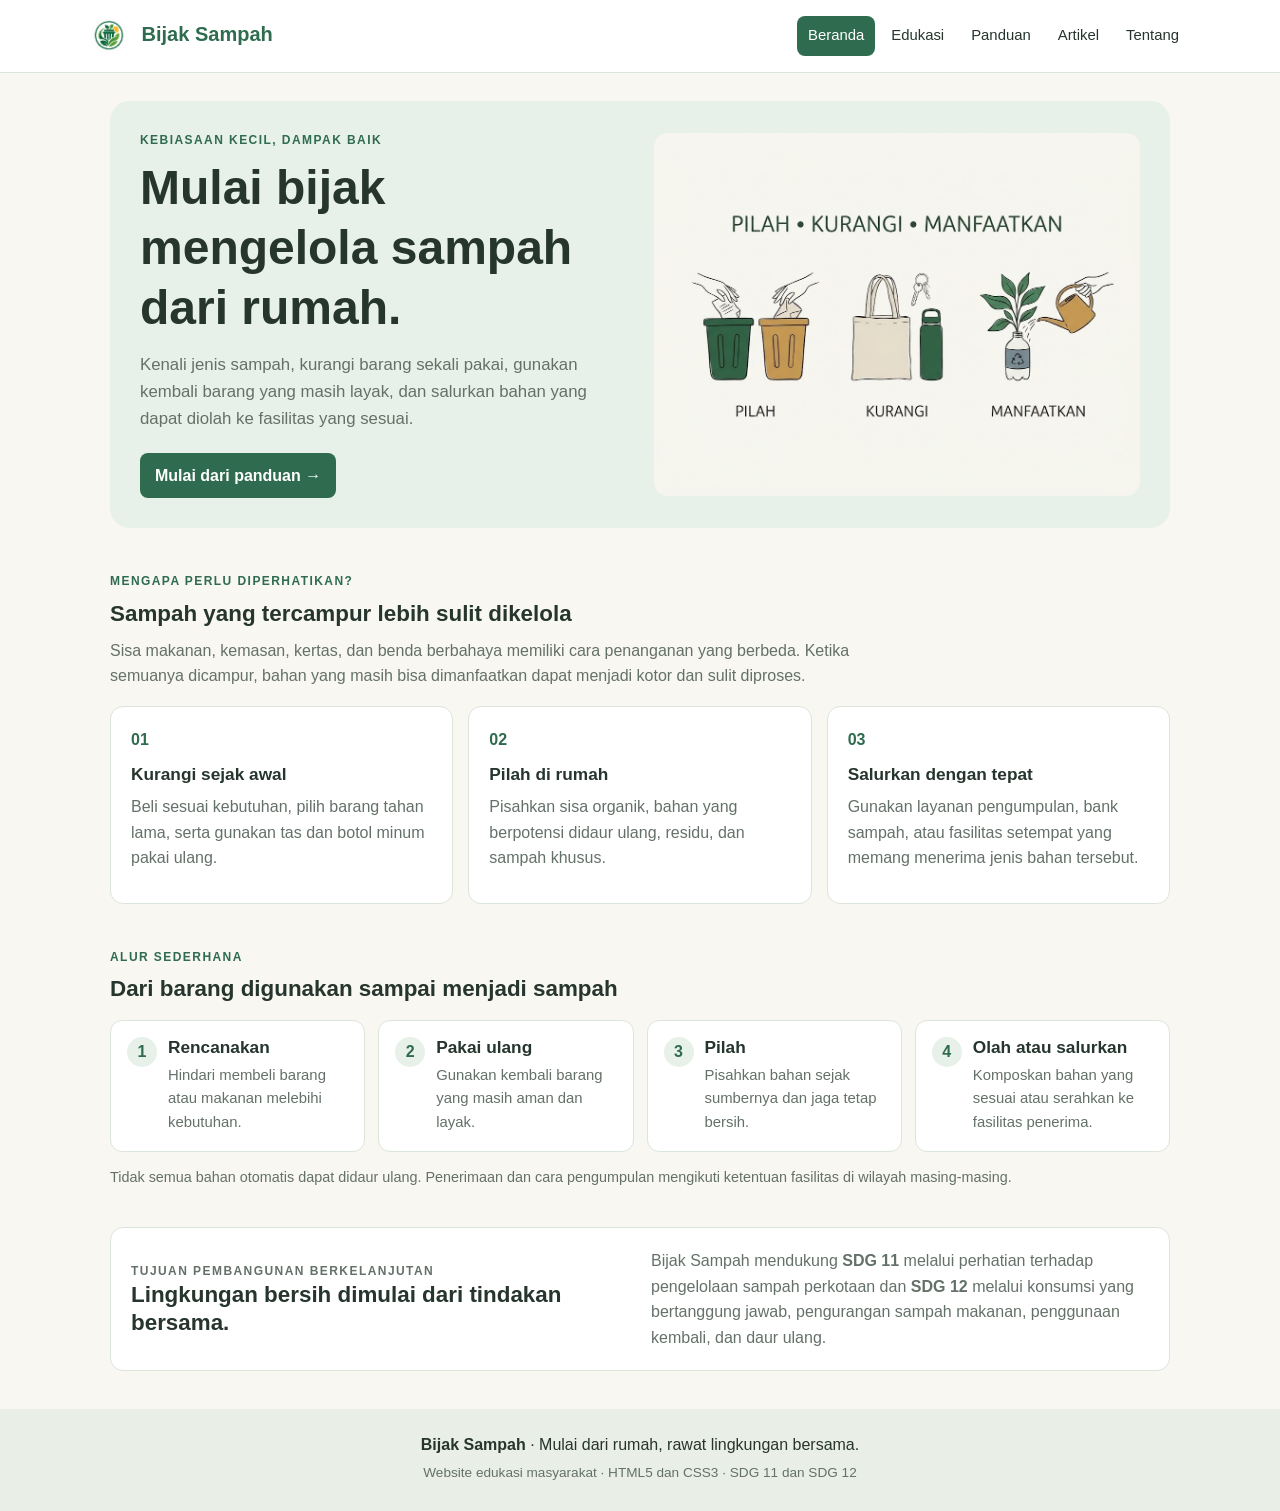
<file: index.html>
<!DOCTYPE html>
<html lang="id">
<head>
  <meta charset="UTF-8">
  <meta name="viewport" content="width=device-width, initial-scale=1.0">
  <meta name="description" content="Website edukasi pengelolaan sampah rumah tangga: mengenali jenis sampah, mengurangi sampah, dan memilahnya dengan benar.">
  <title>Bijak Sampah | Beranda</title>
  <link rel="stylesheet" href="css/style.css">
  <link rel="stylesheet" href="css/index.css">
</head>
<body>
<header class="site-header">
  <div class="nav-wrap">
    <a class="brand" href="index.html"><img class="brand-mark" src="assets/logo-bijak-sampah.png" alt="Logo Bijak Sampah"> Bijak Sampah</a>
    <nav aria-label="Navigasi utama">
      <a href="index.html" aria-current="page">Beranda</a>
      <a href="edukasi.html">Edukasi</a>
      <a href="panduan.html">Panduan</a>
      <a href="artikel.html">Artikel</a>
      <a href="tentang.html">Tentang</a>
    </nav>
  </div>
</header>
<main class="container">
  <section class="hero">
    <div class="hero-copy">
      <p class="eyebrow">KEBIASAAN KECIL, DAMPAK BAIK</p>
      <h1>Mulai bijak mengelola sampah dari rumah.</h1>
      <p class="lead">Kenali jenis sampah, kurangi barang sekali pakai, gunakan kembali barang yang masih layak, dan salurkan bahan yang dapat diolah ke fasilitas yang sesuai.</p>
      <a class="button" href="panduan.html">Mulai dari panduan <span aria-hidden="true">→</span></a>
    </div>
    <img class="hero-image" src="assets/Gambar 2.jpeg" alt="Ilustrasi pemilahan sampah dan tanaman hijau">
  </section>

  <section class="intro-section">
    <div class="section-heading">
      <p class="eyebrow">MENGAPA PERLU DIPERHATIKAN?</p>
      <h2>Sampah yang tercampur lebih sulit dikelola</h2>
      <p class="section-intro">Sisa makanan, kemasan, kertas, dan benda berbahaya memiliki cara penanganan yang berbeda. Ketika semuanya dicampur, bahan yang masih bisa dimanfaatkan dapat menjadi kotor dan sulit diproses.</p>
    </div>
    <div class="cards">
      <article class="card">
        <span class="number">01</span>
        <h3>Kurangi sejak awal</h3>
        <p>Beli sesuai kebutuhan, pilih barang tahan lama, serta gunakan tas dan botol minum pakai ulang.</p>
      </article>
      <article class="card">
        <span class="number">02</span>
        <h3>Pilah di rumah</h3>
        <p>Pisahkan sisa organik, bahan yang berpotensi didaur ulang, residu, dan sampah khusus.</p>
      </article>
      <article class="card">
        <span class="number">03</span>
        <h3>Salurkan dengan tepat</h3>
        <p>Gunakan layanan pengumpulan, bank sampah, atau fasilitas setempat yang memang menerima jenis bahan tersebut.</p>
      </article>
    </div>
  </section>

  <section class="process-section">
    <div class="section-heading">
      <p class="eyebrow">ALUR SEDERHANA</p>
      <h2>Dari barang digunakan sampai menjadi sampah</h2>
    </div>
    <div class="process-grid">
      <article><span>1</span><div><h3>Rencanakan</h3><p>Hindari membeli barang atau makanan melebihi kebutuhan.</p></div></article>
      <article><span>2</span><div><h3>Pakai ulang</h3><p>Gunakan kembali barang yang masih aman dan layak.</p></div></article>
      <article><span>3</span><div><h3>Pilah</h3><p>Pisahkan bahan sejak sumbernya dan jaga tetap bersih.</p></div></article>
      <article><span>4</span><div><h3>Olah atau salurkan</h3><p>Komposkan bahan yang sesuai atau serahkan ke fasilitas penerima.</p></div></article>
    </div>
    <p class="small-note">Tidak semua bahan otomatis dapat didaur ulang. Penerimaan dan cara pengumpulan mengikuti ketentuan fasilitas di wilayah masing-masing.</p>
  </section>

  <section class="sdg-strip">
    <div><p class="eyebrow">TUJUAN PEMBANGUNAN BERKELANJUTAN</p><h2>Lingkungan bersih dimulai dari tindakan bersama.</h2></div>
    <p>Bijak Sampah mendukung <strong>SDG 11</strong> melalui perhatian terhadap pengelolaan sampah perkotaan dan <strong>SDG 12</strong> melalui konsumsi yang bertanggung jawab, pengurangan sampah makanan, penggunaan kembali, dan daur ulang.</p>
  </section>
</main>
<footer class="site-footer">
  <p><strong>Bijak Sampah</strong> · Mulai dari rumah, rawat lingkungan bersama.</p>
  <p class="footer-note">Website edukasi masyarakat · HTML5 dan CSS3 · SDG 11 dan SDG 12</p>
</footer>
</body>
</html>
</file>
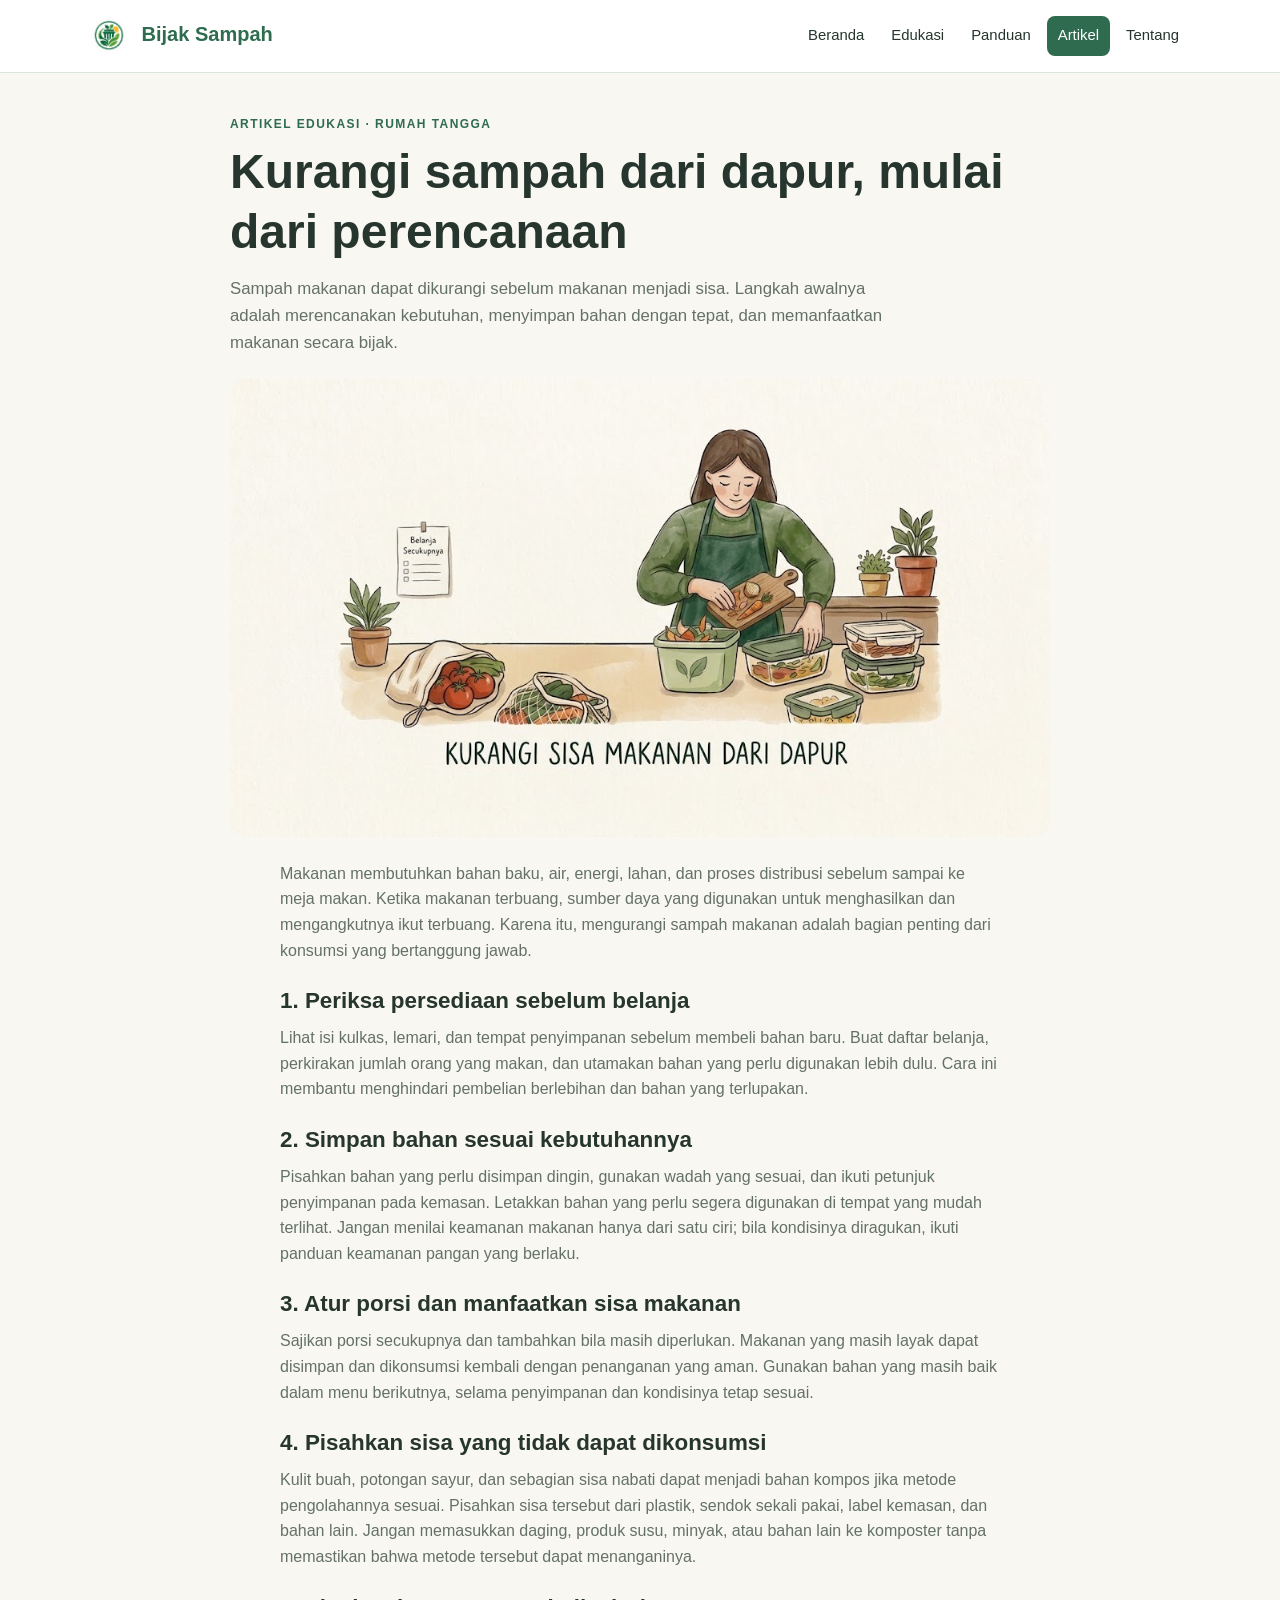
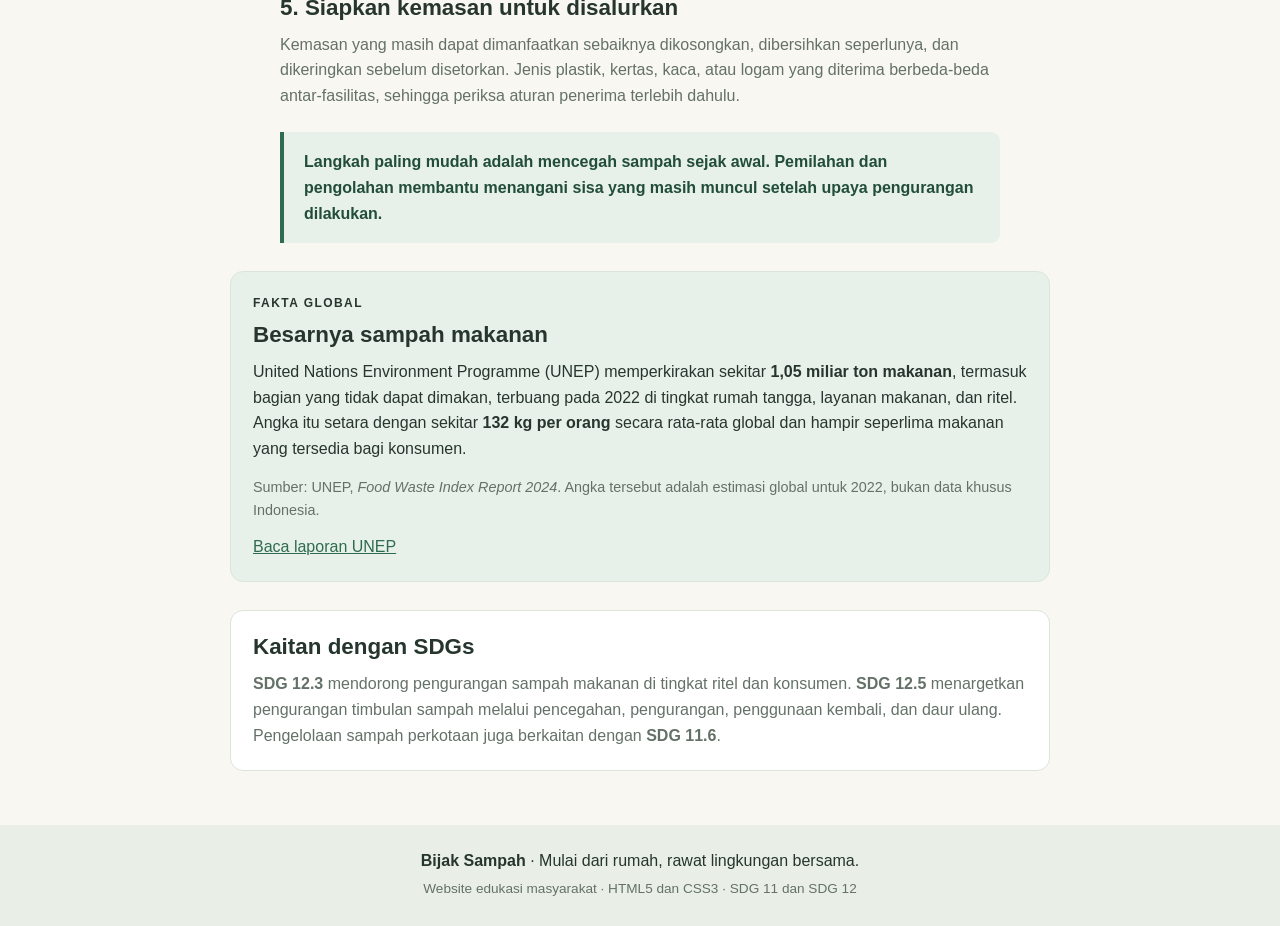
<file: artikel.html>
<!DOCTYPE html>
<html lang="id">
<head>
  <meta charset="UTF-8">
  <meta name="viewport" content="width=device-width, initial-scale=1.0">
  <meta name="description" content="Artikel edukatif tentang perencanaan belanja, penyimpanan makanan, dan pengurangan sampah dapur.">
  <title>Bijak Sampah | Artikel</title>
  <link rel="stylesheet" href="css/style.css">
  <link rel="stylesheet" href="css/artikel.css">
</head>
<body>
<header class="site-header">
  <div class="nav-wrap">
    <a class="brand" href="index.html"><img class="brand-mark" src="assets/logo-bijak-sampah.png" alt="Logo Bijak Sampah"> Bijak Sampah</a>
    <nav aria-label="Navigasi utama">
      <a href="index.html">Beranda</a><a href="edukasi.html">Edukasi</a><a href="panduan.html">Panduan</a><a href="artikel.html" aria-current="page">Artikel</a><a href="tentang.html">Tentang</a>
    </nav>
  </div>
</header>
<main class="container page-content">
  <article class="article">
    <header class="article-heading">
      <p class="eyebrow">ARTIKEL EDUKASI · RUMAH TANGGA</p>
      <h1>Kurangi sampah dari dapur, mulai dari perencanaan</h1>
      <p class="lead">Sampah makanan dapat dikurangi sebelum makanan menjadi sisa. Langkah awalnya adalah merencanakan kebutuhan, menyimpan bahan dengan tepat, dan memanfaatkan makanan secara bijak.</p>
    </header>
    <img class="article-image" src="assets/Gambar 4.jpeg" alt="Ilustrasi sisa bahan makanan yang dikelola di dapur">
    <div class="article-body">
      <p>Makanan membutuhkan bahan baku, air, energi, lahan, dan proses distribusi sebelum sampai ke meja makan. Ketika makanan terbuang, sumber daya yang digunakan untuk menghasilkan dan mengangkutnya ikut terbuang. Karena itu, mengurangi sampah makanan adalah bagian penting dari konsumsi yang bertanggung jawab.</p>

      <h2>1. Periksa persediaan sebelum belanja</h2>
      <p>Lihat isi kulkas, lemari, dan tempat penyimpanan sebelum membeli bahan baru. Buat daftar belanja, perkirakan jumlah orang yang makan, dan utamakan bahan yang perlu digunakan lebih dulu. Cara ini membantu menghindari pembelian berlebihan dan bahan yang terlupakan.</p>

      <h2>2. Simpan bahan sesuai kebutuhannya</h2>
      <p>Pisahkan bahan yang perlu disimpan dingin, gunakan wadah yang sesuai, dan ikuti petunjuk penyimpanan pada kemasan. Letakkan bahan yang perlu segera digunakan di tempat yang mudah terlihat. Jangan menilai keamanan makanan hanya dari satu ciri; bila kondisinya diragukan, ikuti panduan keamanan pangan yang berlaku.</p>

      <h2>3. Atur porsi dan manfaatkan sisa makanan</h2>
      <p>Sajikan porsi secukupnya dan tambahkan bila masih diperlukan. Makanan yang masih layak dapat disimpan dan dikonsumsi kembali dengan penanganan yang aman. Gunakan bahan yang masih baik dalam menu berikutnya, selama penyimpanan dan kondisinya tetap sesuai.</p>

      <h2>4. Pisahkan sisa yang tidak dapat dikonsumsi</h2>
      <p>Kulit buah, potongan sayur, dan sebagian sisa nabati dapat menjadi bahan kompos jika metode pengolahannya sesuai. Pisahkan sisa tersebut dari plastik, sendok sekali pakai, label kemasan, dan bahan lain. Jangan memasukkan daging, produk susu, minyak, atau bahan lain ke komposter tanpa memastikan bahwa metode tersebut dapat menanganinya.</p>

      <h2>5. Siapkan kemasan untuk disalurkan</h2>
      <p>Kemasan yang masih dapat dimanfaatkan sebaiknya dikosongkan, dibersihkan seperlunya, dan dikeringkan sebelum disetorkan. Jenis plastik, kertas, kaca, atau logam yang diterima berbeda-beda antar-fasilitas, sehingga periksa aturan penerima terlebih dahulu.</p>

      <blockquote>Langkah paling mudah adalah mencegah sampah sejak awal. Pemilahan dan pengolahan membantu menangani sisa yang masih muncul setelah upaya pengurangan dilakukan.</blockquote>
    </div>

    <section class="fact-card" aria-label="Fakta global tentang sampah makanan">
      <p class="eyebrow">FAKTA GLOBAL</p>
      <h2>Besarnya sampah makanan</h2>
      <p>United Nations Environment Programme (UNEP) memperkirakan sekitar <strong>1,05 miliar ton makanan</strong>, termasuk bagian yang tidak dapat dimakan, terbuang pada 2022 di tingkat rumah tangga, layanan makanan, dan ritel. Angka itu setara dengan sekitar <strong>132 kg per orang</strong> secara rata-rata global dan hampir seperlima makanan yang tersedia bagi konsumen.</p>
      <p class="small-note">Sumber: UNEP, <em>Food Waste Index Report 2024</em>. Angka tersebut adalah estimasi global untuk 2022, bukan data khusus Indonesia.</p>
      <a href="https://www.unep.org/resources/publication/food-waste-index-report-2024" target="_blank" rel="noopener noreferrer">Baca laporan UNEP</a>
    </section>

    <section class="sdg-card">
      <h2>Kaitan dengan SDGs</h2>
      <p><strong>SDG 12.3</strong> mendorong pengurangan sampah makanan di tingkat ritel dan konsumen. <strong>SDG 12.5</strong> menargetkan pengurangan timbulan sampah melalui pencegahan, pengurangan, penggunaan kembali, dan daur ulang. Pengelolaan sampah perkotaan juga berkaitan dengan <strong>SDG 11.6</strong>.</p>
    </section>
  </article>
</main>
<footer class="site-footer"><p><strong>Bijak Sampah</strong> · Mulai dari rumah, rawat lingkungan bersama.</p><p class="footer-note">Website edukasi masyarakat · HTML5 dan CSS3 · SDG 11 dan SDG 12</p></footer>
</body>
</html>
</file>
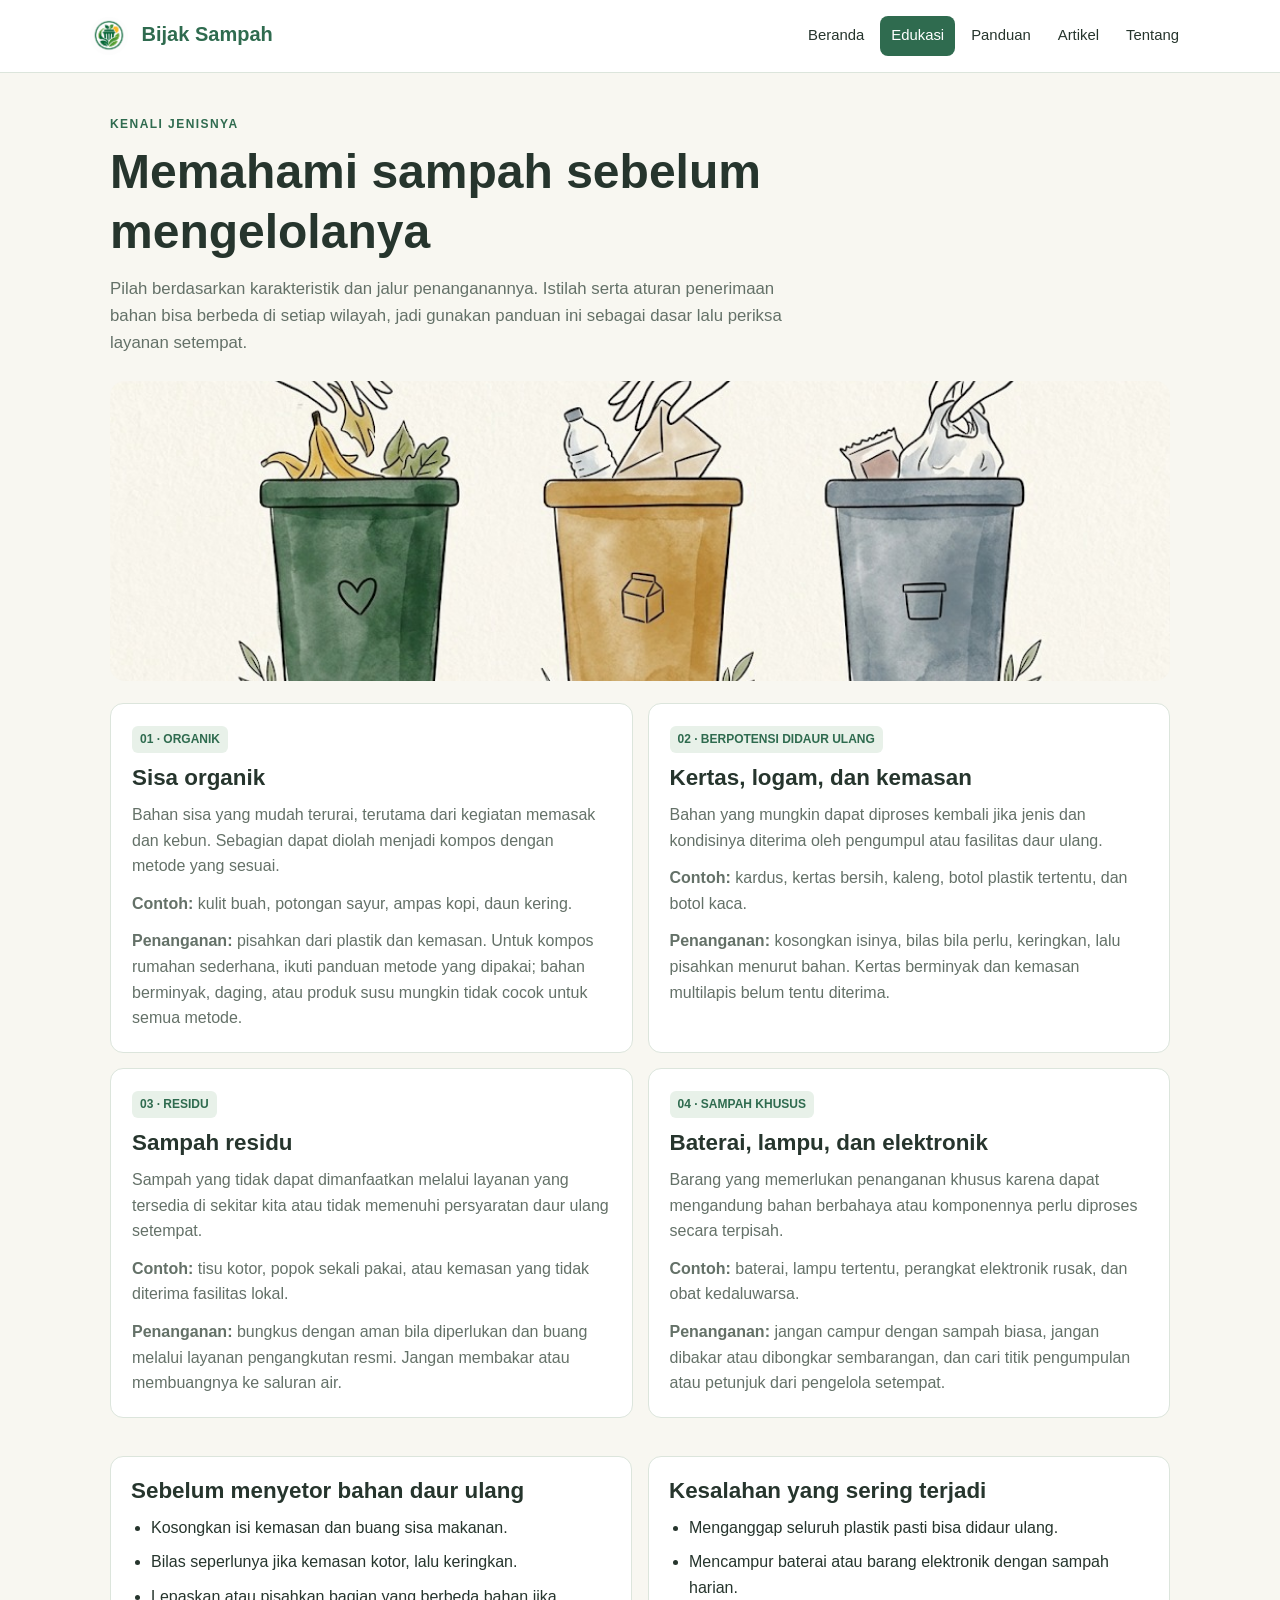
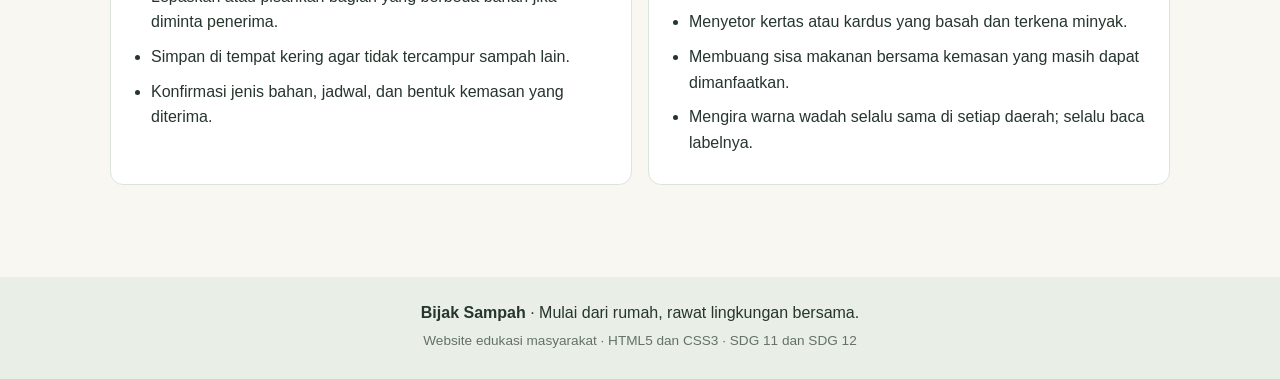
<file: edukasi.html>
<!DOCTYPE html>
<html lang="id">
<head>
  <meta charset="UTF-8">
  <meta name="viewport" content="width=device-width, initial-scale=1.0">
  <meta name="description" content="Pelajari jenis sampah rumah tangga, contoh, dan penanganan yang tepat.">
  <title>Bijak Sampah | Edukasi</title>
  <link rel="stylesheet" href="css/style.css">
  <link rel="stylesheet" href="css/edukasi.css">
</head>
<body>
<header class="site-header">
  <div class="nav-wrap">
    <a class="brand" href="index.html"><img class="brand-mark" src="assets/logo-bijak-sampah.png" alt="Logo Bijak Sampah"> Bijak Sampah</a>
    <nav aria-label="Navigasi utama">
      <a href="index.html">Beranda</a><a href="edukasi.html" aria-current="page">Edukasi</a><a href="panduan.html">Panduan</a><a href="artikel.html">Artikel</a><a href="tentang.html">Tentang</a>
    </nav>
  </div>
</header>
<main class="container page-content">
  <section class="page-heading">
    <p class="eyebrow">KENALI JENISNYA</p>
    <h1>Memahami sampah sebelum mengelolanya</h1>
    <p class="lead">Pilah berdasarkan karakteristik dan jalur penanganannya. Istilah serta aturan penerimaan bahan bisa berbeda di setiap wilayah, jadi gunakan panduan ini sebagai dasar lalu periksa layanan setempat.</p>
  </section>
  <img class="wide-image" src="assets/Gambar 3.jpeg" alt="Ilustrasi beberapa wadah untuk memilah sampah">

  <section class="type-grid" aria-label="Jenis sampah rumah tangga">
    <article class="type-card">
      <span class="tag">01 · ORGANIK</span><h2>Sisa organik</h2>
      <p>Bahan sisa yang mudah terurai, terutama dari kegiatan memasak dan kebun. Sebagian dapat diolah menjadi kompos dengan metode yang sesuai.</p>
      <p><strong>Contoh:</strong> kulit buah, potongan sayur, ampas kopi, daun kering.</p>
      <p><strong>Penanganan:</strong> pisahkan dari plastik dan kemasan. Untuk kompos rumahan sederhana, ikuti panduan metode yang dipakai; bahan berminyak, daging, atau produk susu mungkin tidak cocok untuk semua metode.</p>
    </article>
    <article class="type-card">
      <span class="tag">02 · BERPOTENSI DIDAUR ULANG</span><h2>Kertas, logam, dan kemasan</h2>
      <p>Bahan yang mungkin dapat diproses kembali jika jenis dan kondisinya diterima oleh pengumpul atau fasilitas daur ulang.</p>
      <p><strong>Contoh:</strong> kardus, kertas bersih, kaleng, botol plastik tertentu, dan botol kaca.</p>
      <p><strong>Penanganan:</strong> kosongkan isinya, bilas bila perlu, keringkan, lalu pisahkan menurut bahan. Kertas berminyak dan kemasan multilapis belum tentu diterima.</p>
    </article>
    <article class="type-card">
      <span class="tag">03 · RESIDU</span><h2>Sampah residu</h2>
      <p>Sampah yang tidak dapat dimanfaatkan melalui layanan yang tersedia di sekitar kita atau tidak memenuhi persyaratan daur ulang setempat.</p>
      <p><strong>Contoh:</strong> tisu kotor, popok sekali pakai, atau kemasan yang tidak diterima fasilitas lokal.</p>
      <p><strong>Penanganan:</strong> bungkus dengan aman bila diperlukan dan buang melalui layanan pengangkutan resmi. Jangan membakar atau membuangnya ke saluran air.</p>
    </article>
    <article class="type-card">
      <span class="tag">04 · SAMPAH KHUSUS</span><h2>Baterai, lampu, dan elektronik</h2>
      <p>Barang yang memerlukan penanganan khusus karena dapat mengandung bahan berbahaya atau komponennya perlu diproses secara terpisah.</p>
      <p><strong>Contoh:</strong> baterai, lampu tertentu, perangkat elektronik rusak, dan obat kedaluwarsa.</p>
      <p><strong>Penanganan:</strong> jangan campur dengan sampah biasa, jangan dibakar atau dibongkar sembarangan, dan cari titik pengumpulan atau petunjuk dari pengelola setempat.</p>
    </article>
  </section>

  <section class="content-section two-col">
    <article class="info-panel">
      <h2>Sebelum menyetor bahan daur ulang</h2>
      <ul class="check-list">
        <li>Kosongkan isi kemasan dan buang sisa makanan.</li>
        <li>Bilas seperlunya jika kemasan kotor, lalu keringkan.</li>
        <li>Lepaskan atau pisahkan bagian yang berbeda bahan jika diminta penerima.</li>
        <li>Simpan di tempat kering agar tidak tercampur sampah lain.</li>
        <li>Konfirmasi jenis bahan, jadwal, dan bentuk kemasan yang diterima.</li>
      </ul>
    </article>
    <article class="info-panel">
      <h2>Kesalahan yang sering terjadi</h2>
      <ul class="check-list">
        <li>Menganggap seluruh plastik pasti bisa didaur ulang.</li>
        <li>Mencampur baterai atau barang elektronik dengan sampah harian.</li>
        <li>Menyetor kertas atau kardus yang basah dan terkena minyak.</li>
        <li>Membuang sisa makanan bersama kemasan yang masih dapat dimanfaatkan.</li>
        <li>Mengira warna wadah selalu sama di setiap daerah; selalu baca labelnya.</li>
      </ul>
    </article>
  </section>

</main>
<footer class="site-footer"><p><strong>Bijak Sampah</strong> · Mulai dari rumah, rawat lingkungan bersama.</p><p class="footer-note">Website edukasi masyarakat · HTML5 dan CSS3 · SDG 11 dan SDG 12</p></footer>
</body>
</html>
</file>
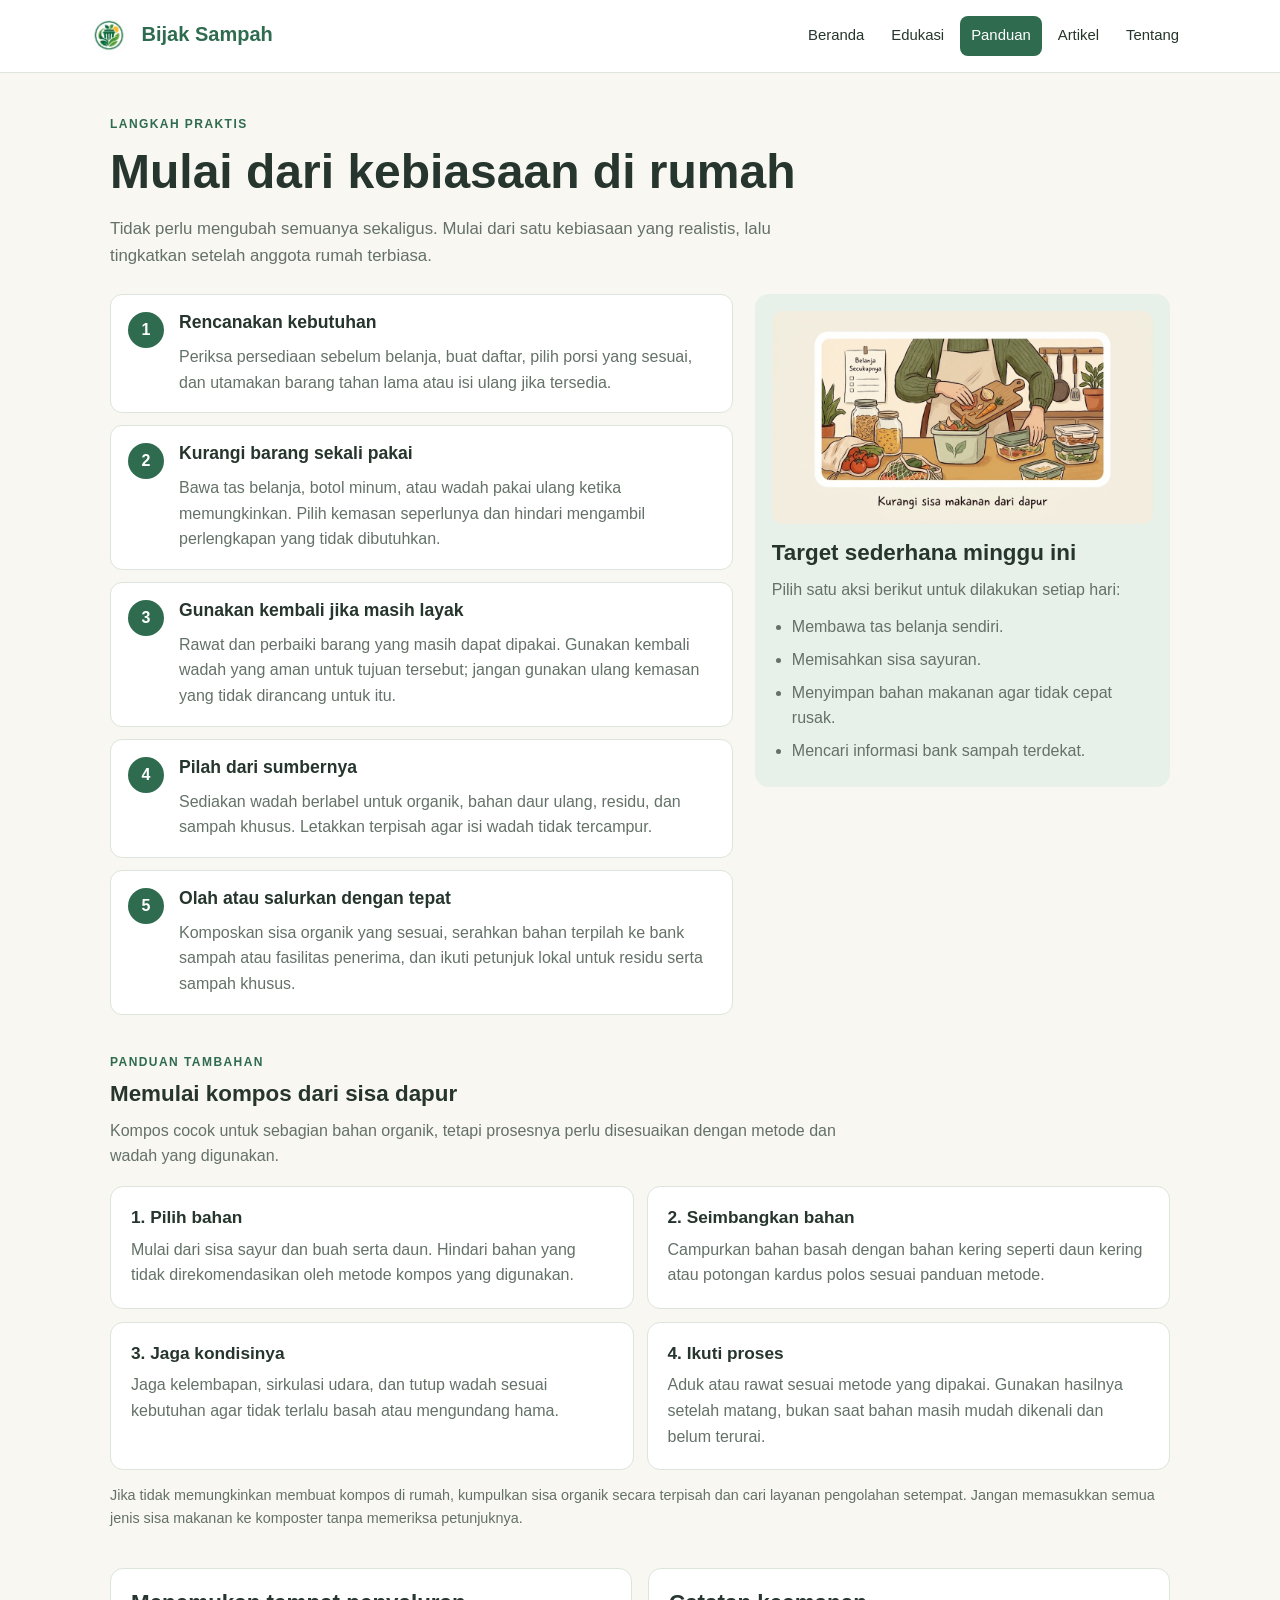
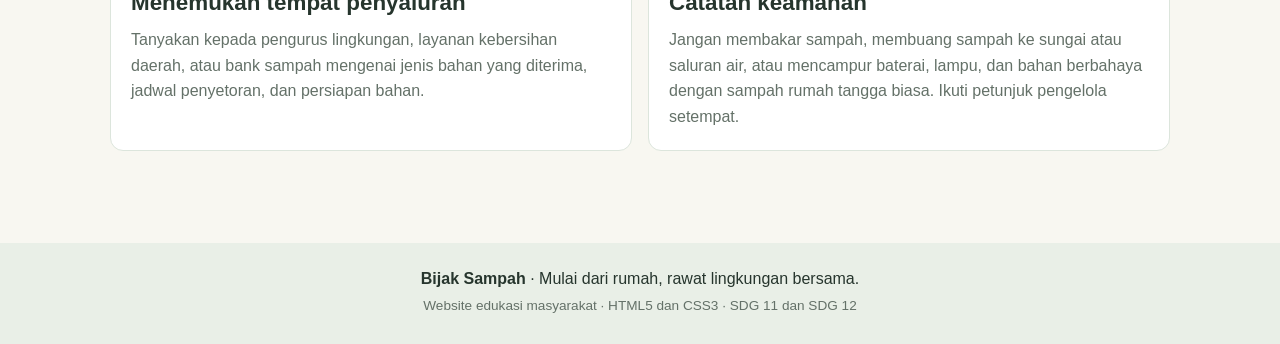
<file: panduan.html>
<!DOCTYPE html>
<html lang="id">
<head>
  <meta charset="UTF-8">
  <meta name="viewport" content="width=device-width, initial-scale=1.0">
  <meta name="description" content="Langkah sederhana untuk mengurangi, menggunakan kembali, memilah, dan mengelola sampah rumah tangga.">
  <title>Bijak Sampah | Panduan</title>
  <link rel="stylesheet" href="css/style.css">
  <link rel="stylesheet" href="css/panduan.css">
</head>
<body>
<header class="site-header">
  <div class="nav-wrap">
    <a class="brand" href="index.html"><img class="brand-mark" src="assets/logo-bijak-sampah.png" alt="Logo Bijak Sampah"> Bijak Sampah</a>
    <nav aria-label="Navigasi utama">
      <a href="index.html">Beranda</a><a href="edukasi.html">Edukasi</a><a href="panduan.html" aria-current="page">Panduan</a><a href="artikel.html">Artikel</a><a href="tentang.html">Tentang</a>
    </nav>
  </div>
</header>
<main class="container page-content">
  <section class="page-heading">
    <p class="eyebrow">LANGKAH PRAKTIS</p>
    <h1>Mulai dari kebiasaan di rumah</h1>
    <p class="lead">Tidak perlu mengubah semuanya sekaligus. Mulai dari satu kebiasaan yang realistis, lalu tingkatkan setelah anggota rumah terbiasa.</p>
  </section>

  <section class="guide-layout">
    <div class="steps">
      <article class="step"><span class="step-no">1</span><div><h2>Rencanakan kebutuhan</h2><p>Periksa persediaan sebelum belanja, buat daftar, pilih porsi yang sesuai, dan utamakan barang tahan lama atau isi ulang jika tersedia.</p></div></article>
      <article class="step"><span class="step-no">2</span><div><h2>Kurangi barang sekali pakai</h2><p>Bawa tas belanja, botol minum, atau wadah pakai ulang ketika memungkinkan. Pilih kemasan seperlunya dan hindari mengambil perlengkapan yang tidak dibutuhkan.</p></div></article>
      <article class="step"><span class="step-no">3</span><div><h2>Gunakan kembali jika masih layak</h2><p>Rawat dan perbaiki barang yang masih dapat dipakai. Gunakan kembali wadah yang aman untuk tujuan tersebut; jangan gunakan ulang kemasan yang tidak dirancang untuk itu.</p></div></article>
      <article class="step"><span class="step-no">4</span><div><h2>Pilah dari sumbernya</h2><p>Sediakan wadah berlabel untuk organik, bahan daur ulang, residu, dan sampah khusus. Letakkan terpisah agar isi wadah tidak tercampur.</p></div></article>
      <article class="step"><span class="step-no">5</span><div><h2>Olah atau salurkan dengan tepat</h2><p>Komposkan sisa organik yang sesuai, serahkan bahan terpilah ke bank sampah atau fasilitas penerima, dan ikuti petunjuk lokal untuk residu serta sampah khusus.</p></div></article>
    </div>
    <aside class="guide-card">
      <img src="assets/Gambar 1.jpeg" alt="Ilustrasi mengelola sisa bahan makanan di dapur">
      <h2>Target sederhana minggu ini</h2>
      <p>Pilih satu aksi berikut untuk dilakukan setiap hari:</p>
      <ul><li>Membawa tas belanja sendiri.</li><li>Memisahkan sisa sayuran.</li><li>Menyimpan bahan makanan agar tidak cepat rusak.</li><li>Mencari informasi bank sampah terdekat.</li></ul>
    </aside>
  </section>

  <section class="content-section">
    <div class="section-heading"><p class="eyebrow">PANDUAN TAMBAHAN</p><h2>Memulai kompos dari sisa dapur</h2><p class="section-intro">Kompos cocok untuk sebagian bahan organik, tetapi prosesnya perlu disesuaikan dengan metode dan wadah yang digunakan.</p></div>
    <div class="mini-grid">
      <article class="mini-card"><h3>1. Pilih bahan</h3><p>Mulai dari sisa sayur dan buah serta daun. Hindari bahan yang tidak direkomendasikan oleh metode kompos yang digunakan.</p></article>
      <article class="mini-card"><h3>2. Seimbangkan bahan</h3><p>Campurkan bahan basah dengan bahan kering seperti daun kering atau potongan kardus polos sesuai panduan metode.</p></article>
      <article class="mini-card"><h3>3. Jaga kondisinya</h3><p>Jaga kelembapan, sirkulasi udara, dan tutup wadah sesuai kebutuhan agar tidak terlalu basah atau mengundang hama.</p></article>
      <article class="mini-card"><h3>4. Ikuti proses</h3><p>Aduk atau rawat sesuai metode yang dipakai. Gunakan hasilnya setelah matang, bukan saat bahan masih mudah dikenali dan belum terurai.</p></article>
    </div>
    <p class="small-note">Jika tidak memungkinkan membuat kompos di rumah, kumpulkan sisa organik secara terpisah dan cari layanan pengolahan setempat. Jangan memasukkan semua jenis sisa makanan ke komposter tanpa memeriksa petunjuknya.</p>
  </section>

  <section class="content-section two-col">
    <article class="info-panel"><h2>Menemukan tempat penyaluran</h2><p>Tanyakan kepada pengurus lingkungan, layanan kebersihan daerah, atau bank sampah mengenai jenis bahan yang diterima, jadwal penyetoran, dan persiapan bahan.</p></p></article>
    <article class="info-panel"><h2>Catatan keamanan</h2><p>Jangan membakar sampah, membuang sampah ke sungai atau saluran air, atau mencampur baterai, lampu, dan bahan berbahaya dengan sampah rumah tangga biasa. Ikuti petunjuk pengelola setempat.</p></article>
  </section>
</main>
<footer class="site-footer"><p><strong>Bijak Sampah</strong> · Mulai dari rumah, rawat lingkungan bersama.</p><p class="footer-note">Website edukasi masyarakat · HTML5 dan CSS3 · SDG 11 dan SDG 12</p></footer>
</body>
</html>
</file>
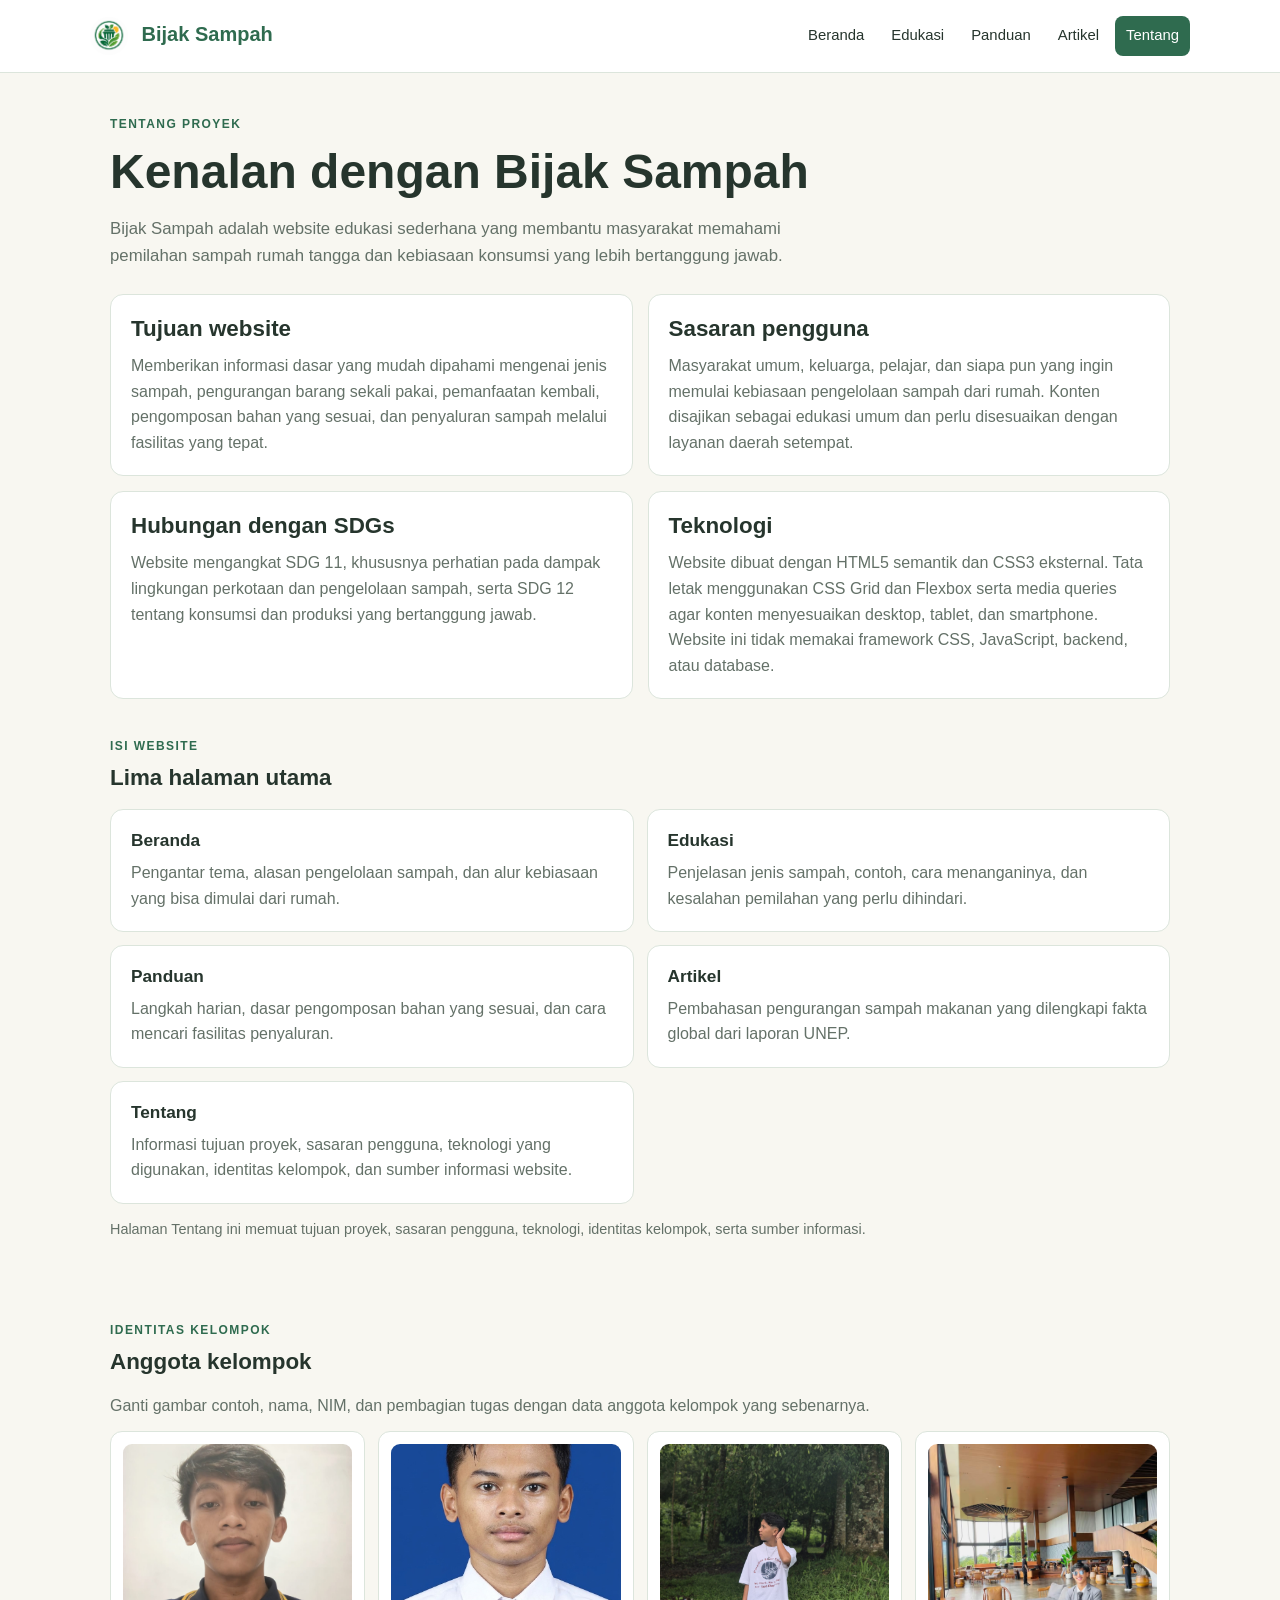
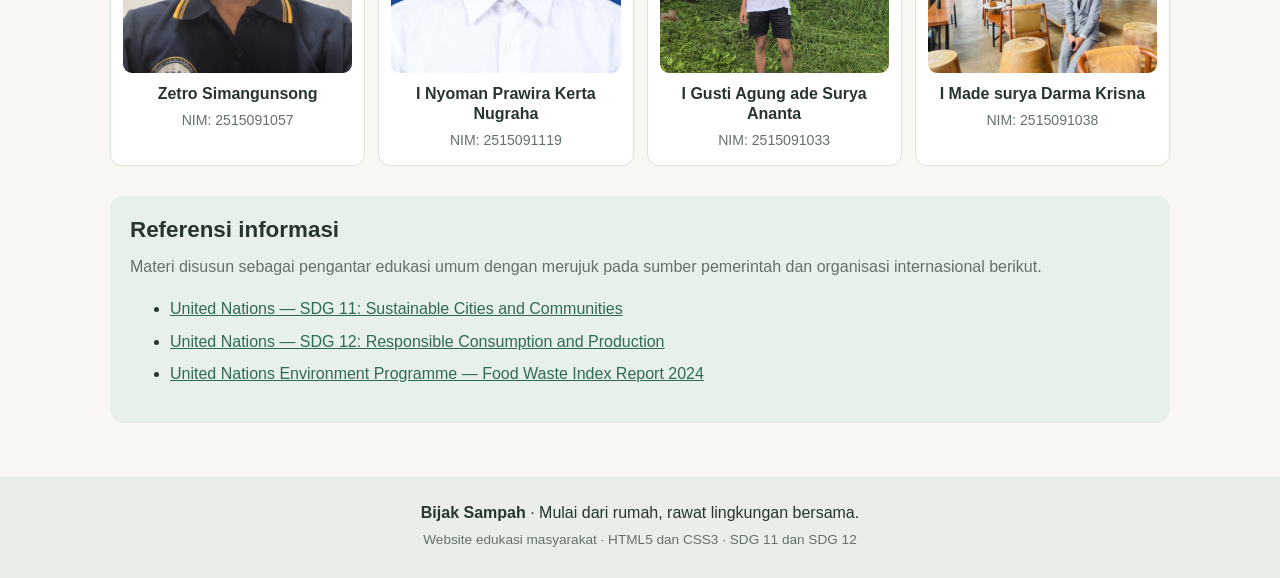
<file: tentang.html>
<!DOCTYPE html>
<html lang="id">
<head>
  <meta charset="UTF-8">
  <meta name="viewport" content="width=device-width, initial-scale=1.0">
  <meta name="description" content="Tujuan, sasaran pengguna, identitas pengembang, teknologi, dan sumber informasi website Bijak Sampah.">
  <title>Bijak Sampah | Tentang</title>
  <link rel="stylesheet" href="css/style.css">
  <link rel="stylesheet" href="css/tentang.css">
</head>
<body>
<header class="site-header">
  <div class="nav-wrap">
    <a class="brand" href="index.html"><img class="brand-mark" src="assets/logo-bijak-sampah.png" alt="Logo Bijak Sampah"> Bijak Sampah</a>
    <nav aria-label="Navigasi utama">
      <a href="index.html">Beranda</a><a href="edukasi.html">Edukasi</a><a href="panduan.html">Panduan</a><a href="artikel.html">Artikel</a><a href="tentang.html" aria-current="page">Tentang</a>
    </nav>
  </div>
</header>
<main class="container page-content">
  <section class="page-heading">
    <p class="eyebrow">TENTANG PROYEK</p>
    <h1>Kenalan dengan Bijak Sampah</h1>
    <p class="lead">Bijak Sampah adalah website edukasi sederhana yang membantu masyarakat memahami pemilahan sampah rumah tangga dan kebiasaan konsumsi yang lebih bertanggung jawab.</p>
  </section>

  <section class="about-grid">
    <article class="about-card"><h2>Tujuan website</h2><p>Memberikan informasi dasar yang mudah dipahami mengenai jenis sampah, pengurangan barang sekali pakai, pemanfaatan kembali, pengomposan bahan yang sesuai, dan penyaluran sampah melalui fasilitas yang tepat.</p></article>
    <article class="about-card"><h2>Sasaran pengguna</h2><p>Masyarakat umum, keluarga, pelajar, dan siapa pun yang ingin memulai kebiasaan pengelolaan sampah dari rumah. Konten disajikan sebagai edukasi umum dan perlu disesuaikan dengan layanan daerah setempat.</p></article>
    <article class="about-card"><h2>Hubungan dengan SDGs</h2><p>Website mengangkat SDG 11, khususnya perhatian pada dampak lingkungan perkotaan dan pengelolaan sampah, serta SDG 12 tentang konsumsi dan produksi yang bertanggung jawab.</p></article>
    <article class="about-card"><h2>Teknologi</h2><p>Website dibuat dengan HTML5 semantik dan CSS3 eksternal. Tata letak menggunakan CSS Grid dan Flexbox serta media queries agar konten menyesuaikan desktop, tablet, dan smartphone. Website ini tidak memakai framework CSS, JavaScript, backend, atau database.</p></article>
  </section>

  <section class="content-section">
    <div class="section-heading"><p class="eyebrow">ISI WEBSITE</p><h2>Lima halaman utama</h2></div>
    <div class="mini-grid">
      <article class="mini-card"><h3>Beranda</h3><p>Pengantar tema, alasan pengelolaan sampah, dan alur kebiasaan yang bisa dimulai dari rumah.</p></article>
      <article class="mini-card"><h3>Edukasi</h3><p>Penjelasan jenis sampah, contoh, cara menanganinya, dan kesalahan pemilahan yang perlu dihindari.</p></article>
      <article class="mini-card"><h3>Panduan</h3><p>Langkah harian, dasar pengomposan bahan yang sesuai, dan cara mencari fasilitas penyaluran.</p></article>
      <article class="mini-card"><h3>Artikel</h3><p>Pembahasan pengurangan sampah makanan yang dilengkapi fakta global dari laporan UNEP.</p></article>
      <article class="mini-card"><h3>Tentang</h3><p>Informasi tujuan proyek, sasaran pengguna, teknologi yang digunakan, identitas kelompok, dan sumber informasi website.</p></article>
    </div>
    <p class="small-note">Halaman Tentang ini memuat tujuan proyek, sasaran pengguna, teknologi, identitas kelompok, serta sumber informasi.</p>
  </section>

  <section class="team-section">
    <div class="section-heading"><p class="eyebrow">IDENTITAS KELOMPOK</p><h2>Anggota kelompok</h2></div>
    <p class="helper">Ganti gambar contoh, nama, NIM, dan pembagian tugas dengan data anggota kelompok yang sebenarnya.</p>
    <div class="team-grid">
      <article class="person"><img src="assets/Ft Zetro.jpg" alt="Tempat foto anggota kelompok pertama"><h3>Zetro Simangunsong</h3><p>NIM: 2515091057</p></article>
      <article class="person"><img src="assets/Ft Prawira.jpg" alt="Tempat foto anggota kelompok kedua"><h3>I Nyoman Prawira Kerta Nugraha</h3><p>NIM: 2515091119</p></article>
      <article class="person"><img src="assets/Ft Ade.JPG" alt="Tempat foto anggota kelompok ketiga"><h3>I Gusti Agung ade Surya Ananta</h3><p>NIM: 2515091033</p></article>
      <article class="person"><img src="assets/Ft Surya.jpg" alt="Tempat foto anggota kelompok keempat"><h3>I Made surya Darma Krisna</h3><p>NIM: 2515091038</p></article>
    </div>
  </section>

  <section class="references">
    <h2>Referensi informasi</h2>
    <p>Materi disusun sebagai pengantar edukasi umum dengan merujuk pada sumber pemerintah dan organisasi internasional berikut.</p>
    <ul>
      <li><a href="https://sdgs.un.org/goals/goal11" target="_blank" rel="noopener noreferrer">United Nations — SDG 11: Sustainable Cities and Communities</a></li>
      <li><a href="https://sdgs.un.org/goals/goal12" target="_blank" rel="noopener noreferrer">United Nations — SDG 12: Responsible Consumption and Production</a></li>
      <li><a href="https://www.unep.org/resources/publication/food-waste-index-report-2024" target="_blank" rel="noopener noreferrer">United Nations Environment Programme — Food Waste Index Report 2024</a></li>
    </ul>
  </section>
</main>
<footer class="site-footer"><p><strong>Bijak Sampah</strong> · Mulai dari rumah, rawat lingkungan bersama.</p><p class="footer-note">Website edukasi masyarakat · HTML5 dan CSS3 · SDG 11 dan SDG 12</p></footer>
</body>
</html>
</file>
<file: css/style.css>
/* Gaya umum semua halaman */
:root {
    --green: #2f6b4f;
    --green-dark: #214d39;
    --green-light: #e8f1e9;
    --cream: #f8f7f1;
    --text: #26352d;
    --muted: #647168;
    --white: #fff;
    --line: #dce5dc;
}

* {
    box-sizing: border-box;
}

body {
    margin: 0;
    background: var(--cream);
    color: var(--text);
    font: 16px/1.6 Arial, Helvetica, sans-serif;
}

img {
    display: block;
    max-width: 100%;
}

a {
    color: var(--green);
}

a:focus-visible {
    outline: 3px solid #86a995;
    outline-offset: 3px;
}

.site-header {
    background: var(--white);
    border-bottom: 1px solid var(--line);
}

.nav-wrap {
    width: min(1100px, calc(100% - 36px));
    min-height: 72px;
    margin: 0 auto;
    display: flex;
    align-items: center;
    justify-content: space-between;
    gap: 20px;
}

.brand {
    color: var(--green);
    font-size: 1.25rem;
    font-weight: bold;
    text-decoration: none;
    white-space: nowrap;
}

.brand-mark {
    display: inline-block;
    width: 38px;
    height: 38px;
    border-radius: 50%;
    object-fit: cover;
    vertical-align: middle;
    margin-right: 8px;
}

nav {
    display: flex;
    flex-wrap: wrap;
    gap: 5px;
}

nav a {
    padding: 8px 11px;
    border-radius: 8px;
    color: var(--text);
    font-size: .93rem;
    text-decoration: none;
}

nav a:hover, nav a:focus-visible {
    background: var(--green-light);
}

nav a[aria-current="page"] {
    background: var(--green);
    color: var(--white);
}

.container {
    width: min(1060px, calc(100% - 36px));
    margin: 0 auto;
}

.page-content {
    padding: 42px 0 54px;
}

.eyebrow {
    margin: 0 0 8px;
    color: var(--green);
    font-size: .75rem;
    font-weight: bold;
    letter-spacing: .12em;
}

h1, h2, h3 {
    line-height: 1.25;
}

h1 {
    margin: 0 0 14px;
    font-size: clamp(2rem, 4vw, 3rem);
}

h2 {
    margin: 0 0 10px;
    font-size: 1.4rem;
}

h3 {
    margin: 0 0 8px;
    font-size: 1.08rem;
}

p {
    margin: 0 0 12px;
}

.lead {
    max-width: 680px;
    color: var(--muted);
    font-size: 1.05rem;
}

.page-heading {
    max-width: 740px;
    margin-bottom: 24px;
}

.section-heading {
    margin-bottom: 17px;
}

.section-intro {
    max-width: 760px;
    color: var(--muted);
}

.content-section {
    margin: 38px 0;
}

.two-col {
    display: grid;
    grid-template-columns: repeat(2, minmax(0, 1fr));
    gap: 16px;
}

.info-panel, .mini-card {
    padding: 20px;
    border: 1px solid var(--line);
    border-radius: 13px;
    background: var(--white);
}

.info-panel p, .mini-card p {
    color: var(--muted);
}

.info-panel p:last-child, .mini-card p:last-child {
    margin-bottom: 0;
}

.check-list {
    margin: 10px 0 0;
    padding-left: 20px;
}

.check-list li {
    margin-bottom: 9px;
}

.mini-grid {
    display: grid;
    grid-template-columns: repeat(2, minmax(0, 1fr));
    gap: 13px;
}

.small-note {
    margin-top: 14px;
    color: var(--muted);
    font-size: .9rem;
}

.small-note a, .note a {
    font-weight: bold;
}

.process-section {
    margin: 10px 0 38px;
}

.process-grid {
    display: grid;
    grid-template-columns: repeat(4, minmax(0, 1fr));
    gap: 13px;
}

.process-grid article {
    display: flex;
    gap: 11px;
    padding: 16px;
    border: 1px solid var(--line);
    border-radius: 12px;
    background: var(--white);
}

.process-grid article>span {
    display: grid;
    place-items: center;
    flex: 0 0 30px;
    width: 30px;
    height: 30px;
    border-radius: 50%;
    background: var(--green-light);
    color: var(--green);
    font-weight: bold;
}

.process-grid h3 {
    margin-bottom: 5px;
}

.process-grid p {
    margin: 0;
    color: var(--muted);
    font-size: .93rem;
}

.site-footer {
    padding: 23px 18px;
    background: #e9efe7;
    text-align: center;
}

.site-footer p {
    margin: 0 0 4px;
}

.footer-note {
    color: var(--muted);
    font-size: .85rem;
}

@media (max-width: 800px) {
    .process-grid {
        grid-template-columns: repeat(2, minmax(0, 1fr));
    }
}

@media (max-width: 760px) {
    .nav-wrap {
        align-items: flex-start;
        flex-direction: column;
        padding: 12px 0;
        gap: 9px;
    }
    nav {
        width: 100%;
    }
    .page-content {
        padding: 30px 0 40px;
    }
}

@media (max-width: 600px) {
    .two-col, .mini-grid, .process-grid {
        grid-template-columns: 1fr;
    }
    .info-panel, .mini-card {
        padding: 17px;
    }
}

@media (max-width: 480px) {
    .container, .nav-wrap {
        width: calc(100% - 28px);
    }
    nav a {
        padding: 7px 8px;
        font-size: .87rem;
    }
    h1 {
        font-size: 2rem;
    }
}
</file>
<file: css/index.css>
/* Gaya khusus halaman Beranda */
.hero {
    display: grid;
    grid-template-columns: 1fr 1fr;
    align-items: center;
    gap: 28px;
    margin-top: 28px;
    padding: 30px;
    border-radius: 20px;
    background: var(--green-light);
}

.hero h1 {
    max-width: 520px;
}

.hero-image {
    width: 100%;
    border-radius: 14px;
}

.button {
    display: inline-block;
    margin-top: 8px;
    padding: 10px 15px;
    border-radius: 8px;
    background: var(--green);
    color: var(--white);
    font-weight: bold;
    text-decoration: none;
}

.button:hover {
    background: var(--green-dark);
}

.intro-section {
    padding: 44px 0 34px;
}

.cards {
    display: grid;
    grid-template-columns: repeat(3, 1fr);
    gap: 15px;
}

.card, .sdg-strip {
    padding: 20px;
    border: 1px solid var(--line);
    border-radius: 13px;
    background: var(--white);
}

.card p, .sdg-strip p {
    color: var(--muted);
}

.number {
    display: inline-block;
    margin-bottom: 12px;
    color: var(--green);
    font-weight: bold;
}

.sdg-strip {
    display: grid;
    grid-template-columns: 1fr 1fr;
    gap: 22px;
    align-items: center;
    margin-bottom: 38px;
}

.sdg-strip h2, .sdg-strip p {
    margin: 0;
}

@media (max-width: 700px) {
    .hero, .sdg-strip, .cards {
        grid-template-columns: 1fr;
    }
    .hero {
        padding: 20px;
    }
}
</file>
<file: css/artikel.css>
/* Gaya khusus halaman Artikel */
.article {
    max-width: 820px;
    margin: 0 auto;
}

.article-heading {
    margin-bottom: 22px;
}

.article-image {
    width: 100%;
    margin-bottom: 24px;
    border-radius: 15px;
}

.article-body {
    max-width: 720px;
    margin: 0 auto;
}

.article-body h2 {
    margin-top: 24px;
}

.article-body p {
    color: var(--muted);
}

blockquote {
    margin: 24px 0;
    padding: 17px 20px;
    border-left: 4px solid var(--green);
    border-radius: 0 9px 9px 0;
    background: var(--green-light);
    color: var(--green-dark);
    font-weight: bold;
}

.fact-card, .sdg-card {
    margin-top: 28px;
    padding: 22px;
    border: 1px solid var(--line);
    border-radius: 13px;
    background: var(--white);
}

.fact-card {
    background: var(--green-light);
}

.fact-card p {
    color: var(--text);
}

.fact-card .small-note {
    color: var(--muted);
}

.sdg-card p {
    margin: 0;
    color: var(--muted);
}
</file>
<file: css/edukasi.css>
/* Gaya khusus halaman Edukasi */
.wide-image {
    width: 100%;
    max-height: 300px;
    margin-bottom: 22px;
    border-radius: 15px;
    object-fit: cover;
}

.type-grid {
    display: grid;
    grid-template-columns: repeat(2, minmax(0, 1fr));
    gap: 15px;
}

.type-card {
    padding: 21px;
    border: 1px solid var(--line);
    border-radius: 13px;
    background: var(--white);
}

.type-card p {
    color: var(--muted);
}

.type-card p:last-child {
    margin-bottom: 0;
}

.tag {
    display: inline-block;
    margin-bottom: 11px;
    padding: 4px 8px;
    border-radius: 6px;
    background: var(--green-light);
    color: var(--green);
    font-size: .75rem;
    font-weight: bold;
}

.note {
    margin-top: 20px;
    padding: 15px 18px;
    border-left: 4px solid var(--green);
    border-radius: 7px;
    background: var(--green-light);
}

@media (max-width: 600px) {
    .type-grid {
        grid-template-columns: 1fr;
    }
}
</file>
<file: css/panduan.css>
/* Gaya khusus halaman Panduan */
.guide-layout {
    display: grid;
    grid-template-columns: 1.2fr .8fr;
    align-items: start;
    gap: 22px;
}

.steps {
    display: grid;
    gap: 12px;
}

.step {
    display: grid;
    grid-template-columns: 38px 1fr;
    gap: 13px;
    padding: 17px;
    border: 1px solid var(--line);
    border-radius: 12px;
    background: var(--white);
}

.step-no {
    display: grid;
    place-items: center;
    width: 36px;
    height: 36px;
    border-radius: 50%;
    background: var(--green);
    color: var(--white);
    font-weight: bold;
}

.step h2 {
    font-size: 1.1rem;
}

.step p {
    margin: 0;
    color: var(--muted);
}

.guide-card {
    padding: 17px;
    border-radius: 14px;
    background: var(--green-light);
}

.guide-card img {
    width: 100%;
    margin-bottom: 15px;
    border-radius: 10px;
}

.guide-card p, .guide-card li {
    color: var(--muted);
}

.guide-card ul {
    margin: 8px 0 0;
    padding-left: 20px;
}

.guide-card li {
    margin-bottom: 7px;
}

@media (max-width: 700px) {
    .guide-layout {
        grid-template-columns: 1fr;
    }
}
</file>
<file: css/tentang.css>
/* Gaya khusus halaman Tentang */
.about-grid {
    display: grid;
    grid-template-columns: repeat(2, minmax(0, 1fr));
    gap: 15px;
}

.about-card {
    padding: 20px;
    border: 1px solid var(--line);
    border-radius: 13px;
    background: var(--white);
}

.about-card p {
    margin: 0;
    color: var(--muted);
}

.team-section {
    padding: 42px 0 30px;
}

.helper {
    color: var(--muted);
}

.team-grid {
    display: grid;
    grid-template-columns: repeat(4, minmax(0, 1fr));
    gap: 13px;
}

.person {
    min-width: 0;
    padding: 12px;
    border: 1px solid var(--line);
    border-radius: 12px;
    background: var(--white);
    text-align: center;
}

.person img {
    width: 100%;
    aspect-ratio: 1;
    border-radius: 9px;
    object-fit: cover;
    background: var(--green-light);
}

.person h3 {
    margin: 11px 0 5px;
    font-size: 1rem;
    overflow-wrap: anywhere;
}

.person p {
    margin: 2px 0;
    color: var(--muted);
    font-size: .88rem;
}

.references {
    padding: 20px;
    border-radius: 13px;
    background: var(--green-light);
}

.references p {
    color: var(--muted);
}

.references li {
    margin-bottom: 7px;
    overflow-wrap: anywhere;
}

@media (max-width: 760px) {
    .team-grid {
        grid-template-columns: repeat(2, minmax(0, 1fr));
    }
}

@media (max-width: 520px) {
    .about-grid, .team-grid {
        grid-template-columns: 1fr;
    }
}
</file>
